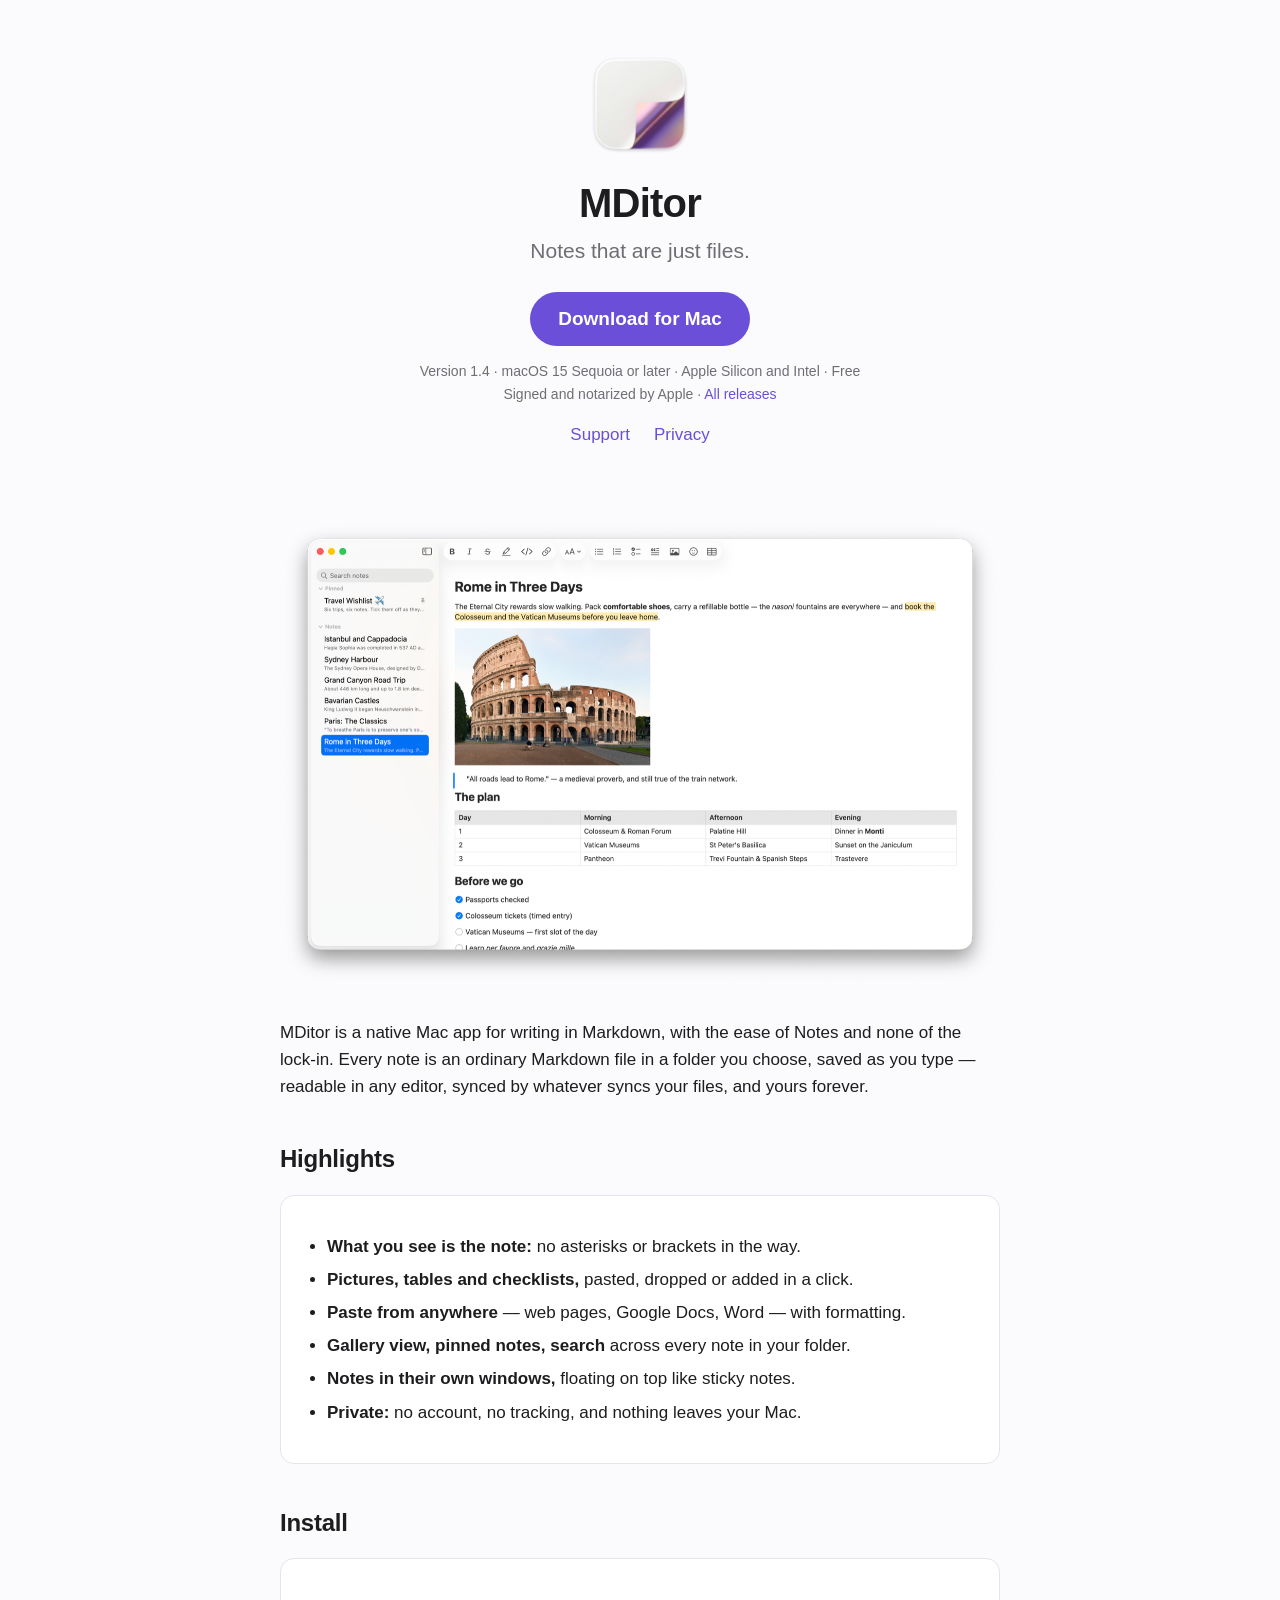
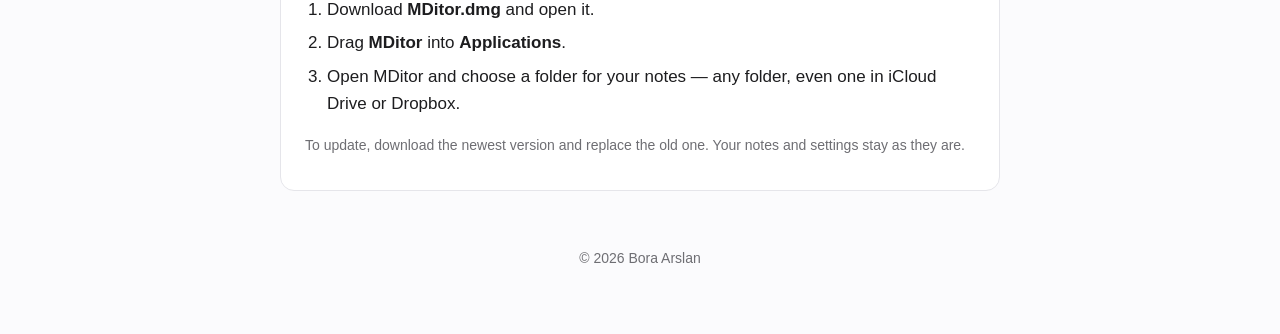
<file: index.html>
<!doctype html>
<html lang="en">
<head>
<meta charset="utf-8">
<meta name="viewport" content="width=device-width, initial-scale=1">
<title>MDitor – Markdown Notes for Mac</title>
<meta name="description" content="MDitor is a native Mac app for writing notes in Markdown. Every note is a plain file in a folder you choose.">
<link rel="icon" href="images/icon.png">
<link rel="stylesheet" href="style.css">
</head>
<body>
<main>
  <header>
    <img class="icon" src="images/icon.png" alt="MDitor icon">
    <h1>MDitor</h1>
    <p class="tagline">Notes that are just files.</p>
    <p class="download">
      <a class="button" href="https://github.com/bhogha/mditor-site/releases/latest/download/MDitor.dmg">Download for Mac</a>
    </p>
    <p class="muted small">Version 1.4 · macOS 15 Sequoia or later · Apple Silicon and Intel · Free<br>
    Signed and notarized by Apple · <a href="https://github.com/bhogha/mditor-site/releases">All releases</a></p>
    <nav><a href="support.html">Support</a><a href="privacy.html">Privacy</a></nav>
  </header>

  <img class="hero" src="images/hero.png" alt="MDitor showing a travel note with a photo, a table and a checklist">

  <p>MDitor is a native Mac app for writing in Markdown, with the ease of Notes
  and none of the lock-in. Every note is an ordinary Markdown file in a folder
  you choose, saved as you type — readable in any editor, synced by whatever
  syncs your files, and yours forever.</p>

  <h2>Highlights</h2>
  <div class="card">
    <ul>
      <li><b>What you see is the note:</b> no asterisks or brackets in the way.</li>
      <li><b>Pictures, tables and checklists,</b> pasted, dropped or added in a click.</li>
      <li><b>Paste from anywhere</b> — web pages, Google Docs, Word — with formatting.</li>
      <li><b>Gallery view, pinned notes, search</b> across every note in your folder.</li>
      <li><b>Notes in their own windows,</b> floating on top like sticky notes.</li>
      <li><b>Private:</b> no account, no tracking, and nothing leaves your Mac.</li>
    </ul>
  </div>

  <h2>Install</h2>
  <div class="card">
    <ol>
      <li>Download <b>MDitor.dmg</b> and open it.</li>
      <li>Drag <b>MDitor</b> into <b>Applications</b>.</li>
      <li>Open MDitor and choose a folder for your notes — any folder, even one in iCloud Drive or Dropbox.</li>
    </ol>
    <p class="muted small">To update, download the newest version and replace the old one. Your notes and settings stay as they are.</p>
  </div>

  <footer>© 2026 Bora Arslan</footer>
</main>
</body>
</html>
</file>
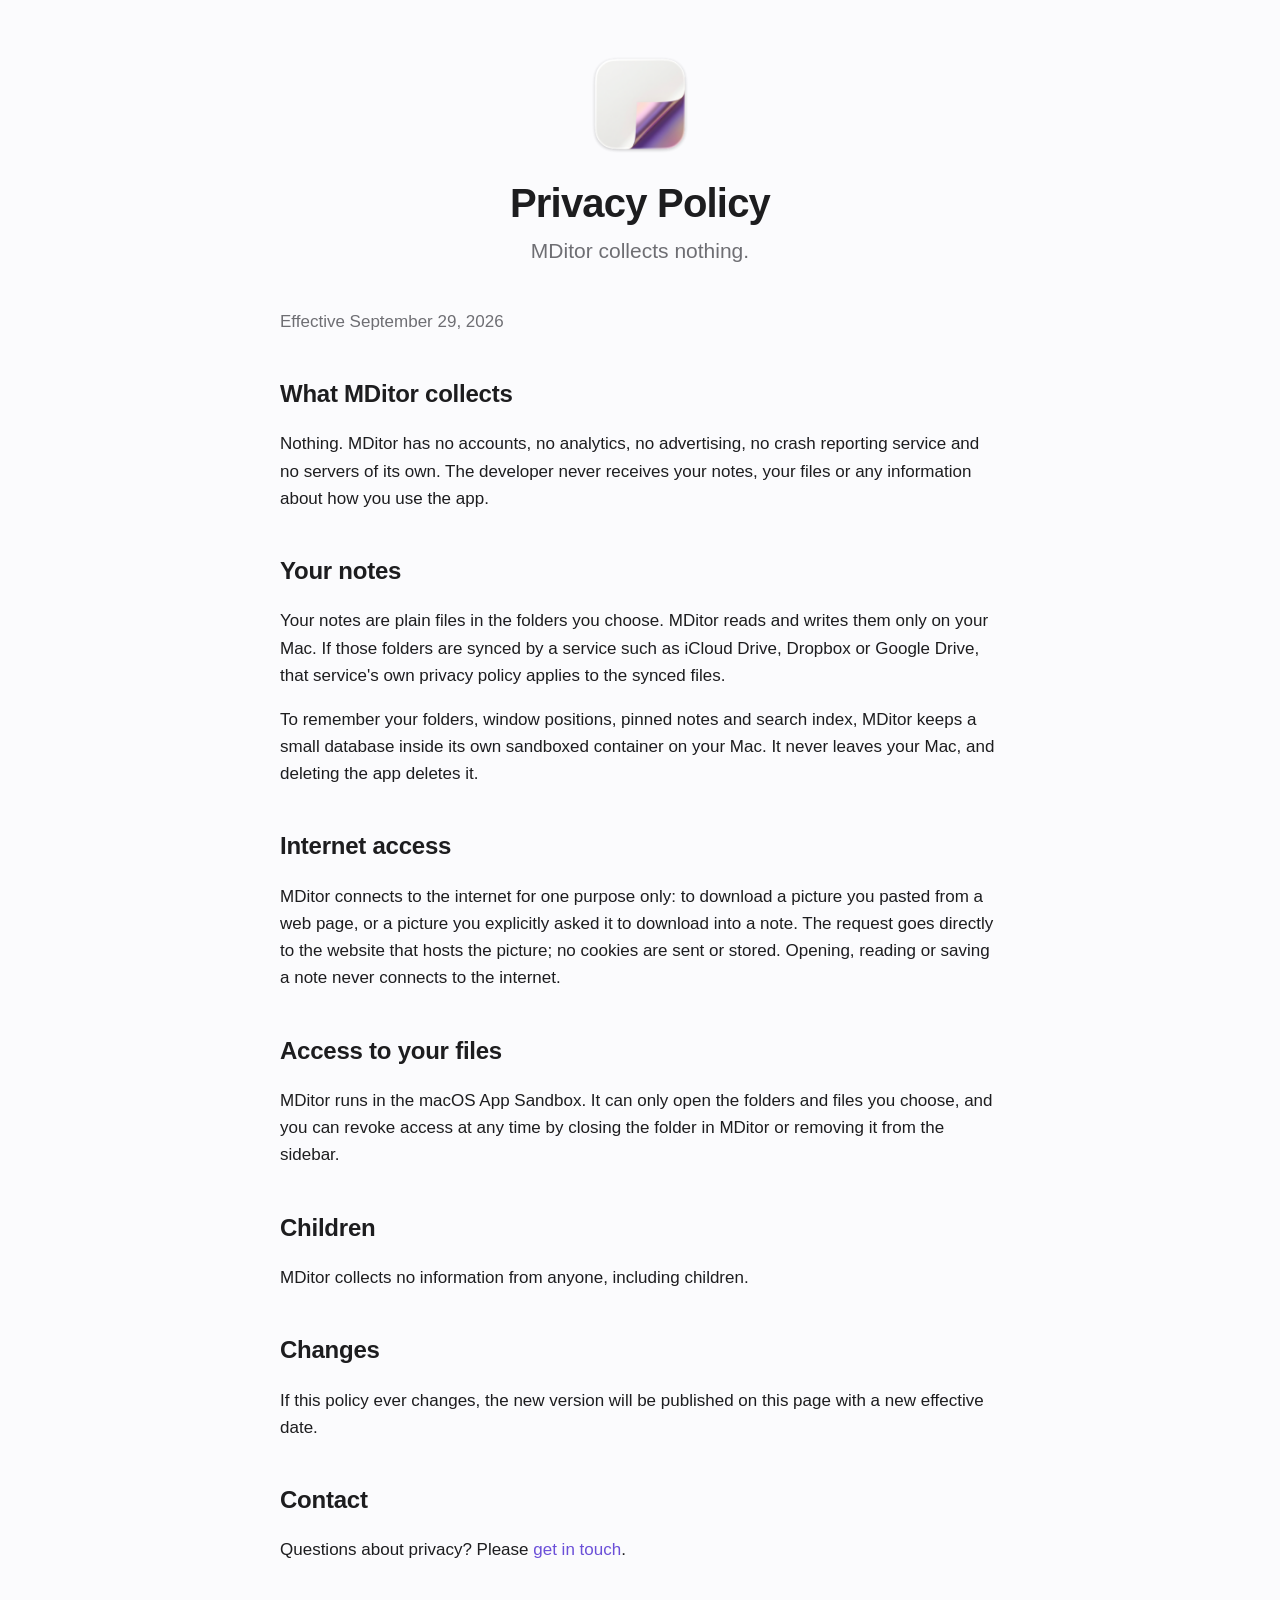
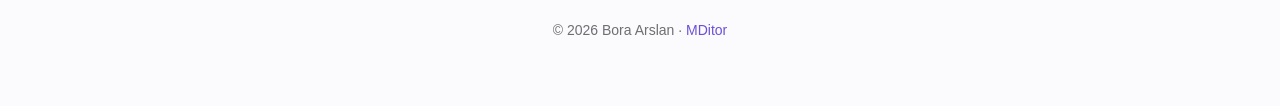
<file: privacy.html>
<!doctype html>
<html lang="en">
<head>
<meta charset="utf-8">
<meta name="viewport" content="width=device-width, initial-scale=1">
<title>MDitor – Privacy Policy</title>
<link rel="icon" href="images/icon.png">
<link rel="stylesheet" href="style.css">
</head>
<body>
<main>
  <header>
    <a href="index.html"><img class="icon" src="images/icon.png" alt="MDitor icon"></a>
    <h1>Privacy Policy</h1>
    <p class="tagline">MDitor collects nothing.</p>
  </header>

  <p class="muted">Effective September 29, 2026</p>

  <h2>What MDitor collects</h2>
  <p>Nothing. MDitor has no accounts, no analytics, no advertising, no crash
  reporting service and no servers of its own. The developer never receives
  your notes, your files or any information about how you use the app.</p>

  <h2>Your notes</h2>
  <p>Your notes are plain files in the folders you choose. MDitor reads and
  writes them only on your Mac. If those folders are synced by a service such
  as iCloud Drive, Dropbox or Google Drive, that service's own privacy policy
  applies to the synced files.</p>
  <p>To remember your folders, window positions, pinned notes and search index,
  MDitor keeps a small database inside its own sandboxed container on your
  Mac. It never leaves your Mac, and deleting the app deletes it.</p>

  <h2>Internet access</h2>
  <p>MDitor connects to the internet for one purpose only: to download a
  picture you pasted from a web page, or a picture you explicitly asked it to
  download into a note. The request goes directly to the website that hosts
  the picture; no cookies are sent or stored. Opening, reading or saving a
  note never connects to the internet.</p>

  <h2>Access to your files</h2>
  <p>MDitor runs in the macOS App Sandbox. It can only open the folders and
  files you choose, and you can revoke access at any time by closing the
  folder in MDitor or removing it from the sidebar.</p>

  <h2>Children</h2>
  <p>MDitor collects no information from anyone, including children.</p>

  <h2>Changes</h2>
  <p>If this policy ever changes, the new version will be published on this
  page with a new effective date.</p>

  <h2>Contact</h2>
  <p>Questions about privacy? Please <a href="support.html">get in touch</a>.</p>

  <footer>© 2026 Bora Arslan · <a href="index.html">MDitor</a></footer>
</main>
</body>
</html>
</file>
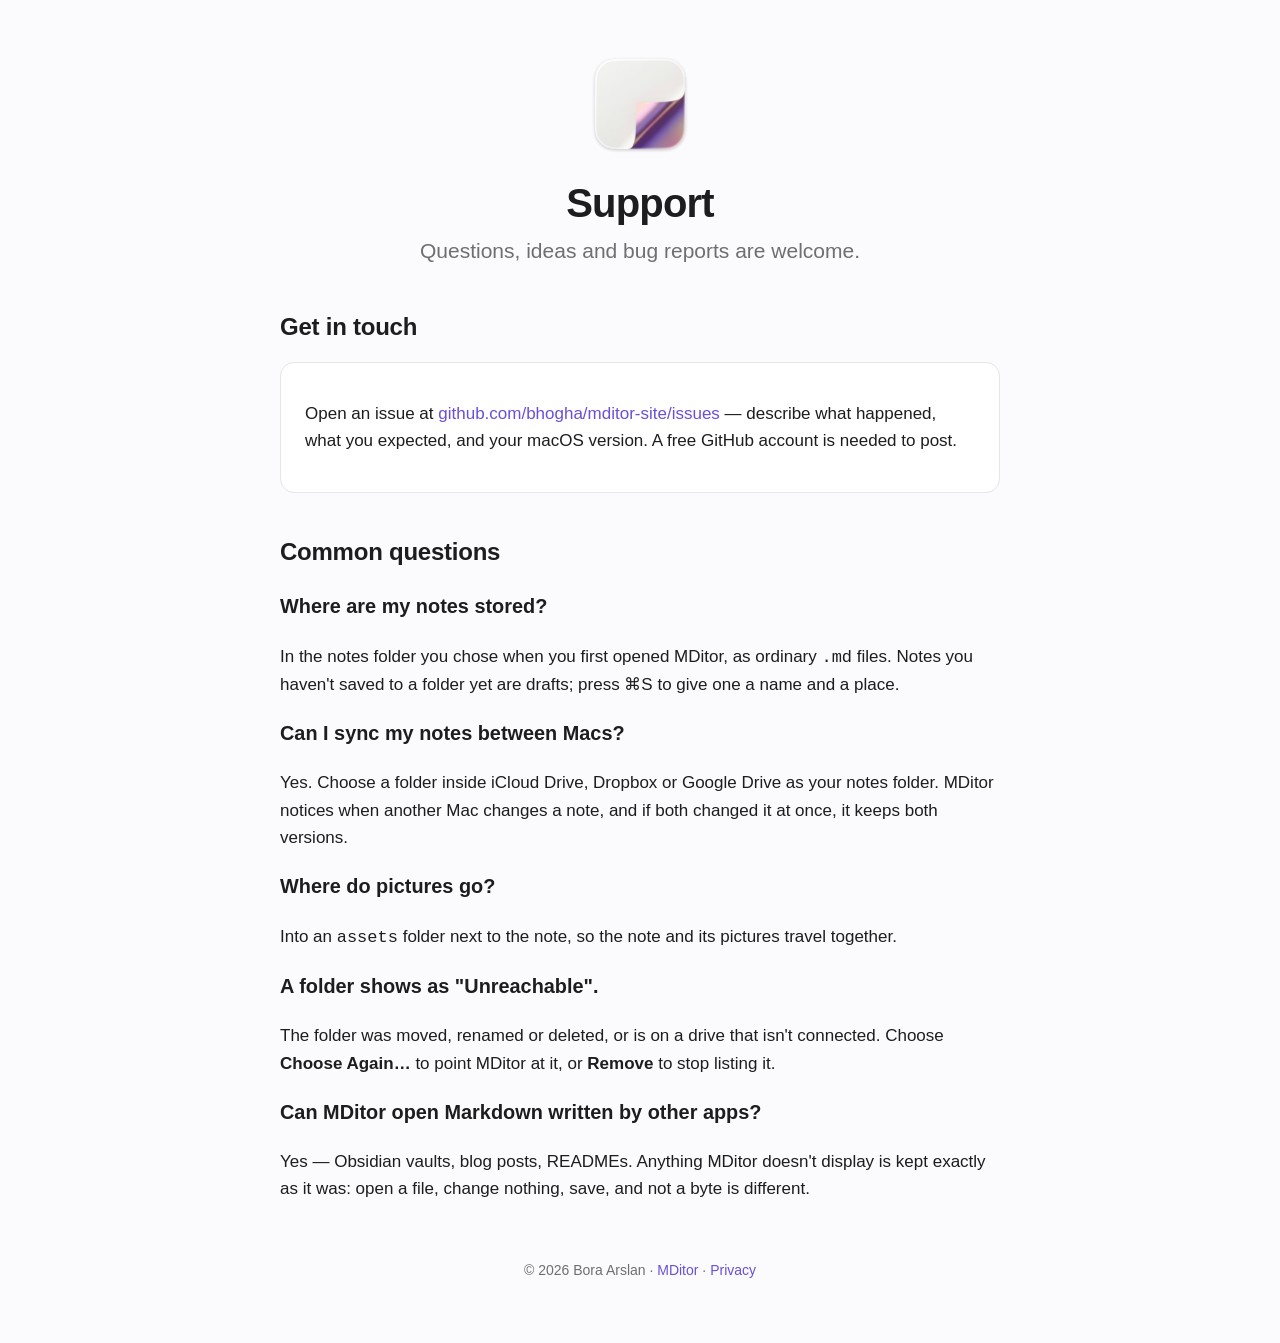
<file: support.html>
<!doctype html>
<html lang="en">
<head>
<meta charset="utf-8">
<meta name="viewport" content="width=device-width, initial-scale=1">
<title>MDitor – Support</title>
<link rel="icon" href="images/icon.png">
<link rel="stylesheet" href="style.css">
</head>
<body>
<main>
  <header>
    <a href="index.html"><img class="icon" src="images/icon.png" alt="MDitor icon"></a>
    <h1>Support</h1>
    <p class="tagline">Questions, ideas and bug reports are welcome.</p>
  </header>

  <h2>Get in touch</h2>
  <div class="card">
    <p>Open an issue at
    <a href="https://github.com/bhogha/mditor-site/issues/new">github.com/bhogha/mditor-site/issues</a>
    — describe what happened, what you expected, and your macOS version.
    A free GitHub account is needed to post.</p>
  </div>

  <h2>Common questions</h2>

  <h3>Where are my notes stored?</h3>
  <p>In the notes folder you chose when you first opened MDitor, as ordinary
  <code>.md</code> files. Notes you haven't saved to a folder yet are drafts;
  press ⌘S to give one a name and a place.</p>

  <h3>Can I sync my notes between Macs?</h3>
  <p>Yes. Choose a folder inside iCloud Drive, Dropbox or Google Drive as your
  notes folder. MDitor notices when another Mac changes a note, and if both
  changed it at once, it keeps both versions.</p>

  <h3>Where do pictures go?</h3>
  <p>Into an <code>assets</code> folder next to the note, so the note and its
  pictures travel together.</p>

  <h3>A folder shows as "Unreachable".</h3>
  <p>The folder was moved, renamed or deleted, or is on a drive that isn't
  connected. Choose <b>Choose Again…</b> to point MDitor at it, or
  <b>Remove</b> to stop listing it.</p>

  <h3>Can MDitor open Markdown written by other apps?</h3>
  <p>Yes — Obsidian vaults, blog posts, READMEs. Anything MDitor doesn't
  display is kept exactly as it was: open a file, change nothing, save, and
  not a byte is different.</p>

  <footer>© 2026 Bora Arslan · <a href="index.html">MDitor</a> · <a href="privacy.html">Privacy</a></footer>
</main>
</body>
</html>
</file>
<file: style.css>
:root {
  --bg: #fbfbfd;
  --text: #1d1d1f;
  --muted: #6e6e73;
  --accent: #6b4fd8;
  --card: #ffffff;
  --line: #e5e5ea;
}
@media (prefers-color-scheme: dark) {
  :root {
    --bg: #111113;
    --text: #f5f5f7;
    --muted: #a1a1a6;
    --accent: #a48cff;
    --card: #1c1c1f;
    --line: #2c2c30;
  }
}
* { box-sizing: border-box; }
body {
  margin: 0;
  background: var(--bg);
  color: var(--text);
  font: 17px/1.6 -apple-system, BlinkMacSystemFont, "SF Pro Text", "Helvetica Neue", Arial, sans-serif;
}
main { max-width: 760px; margin: 0 auto; padding: 48px 20px 64px; }
header { text-align: center; margin-bottom: 40px; }
header img.icon { width: 112px; height: 112px; }
h1 { font-size: 40px; line-height: 1.15; margin: 12px 0 8px; letter-spacing: -0.02em; }
h2 { font-size: 24px; margin: 40px 0 8px; letter-spacing: -0.01em; }
p.tagline { color: var(--muted); font-size: 21px; margin: 0; }
img.hero { width: 100%; height: auto; margin: 32px 0 8px; }
a { color: var(--accent); text-decoration: none; }
a:hover { text-decoration: underline; }
.card {
  background: var(--card);
  border: 1px solid var(--line);
  border-radius: 14px;
  padding: 20px 24px;
  margin: 16px 0;
}
ul { padding-left: 22px; }
li { margin: 6px 0; }
nav { text-align: center; margin-top: 16px; }
nav a { margin: 0 12px; }
footer { text-align: center; color: var(--muted); font-size: 14px; margin-top: 56px; }
.muted { color: var(--muted); }
.download { margin: 24px 0 8px; }
a.button {
  display: inline-block;
  background: var(--accent);
  color: #fff;
  font-weight: 600;
  font-size: 19px;
  padding: 12px 28px;
  border-radius: 999px;
}
a.button:hover { text-decoration: none; filter: brightness(1.08); }
@media (prefers-color-scheme: dark) { a.button { color: #111113; } }
.small { font-size: 14px; }
ol { padding-left: 22px; }
</file>
